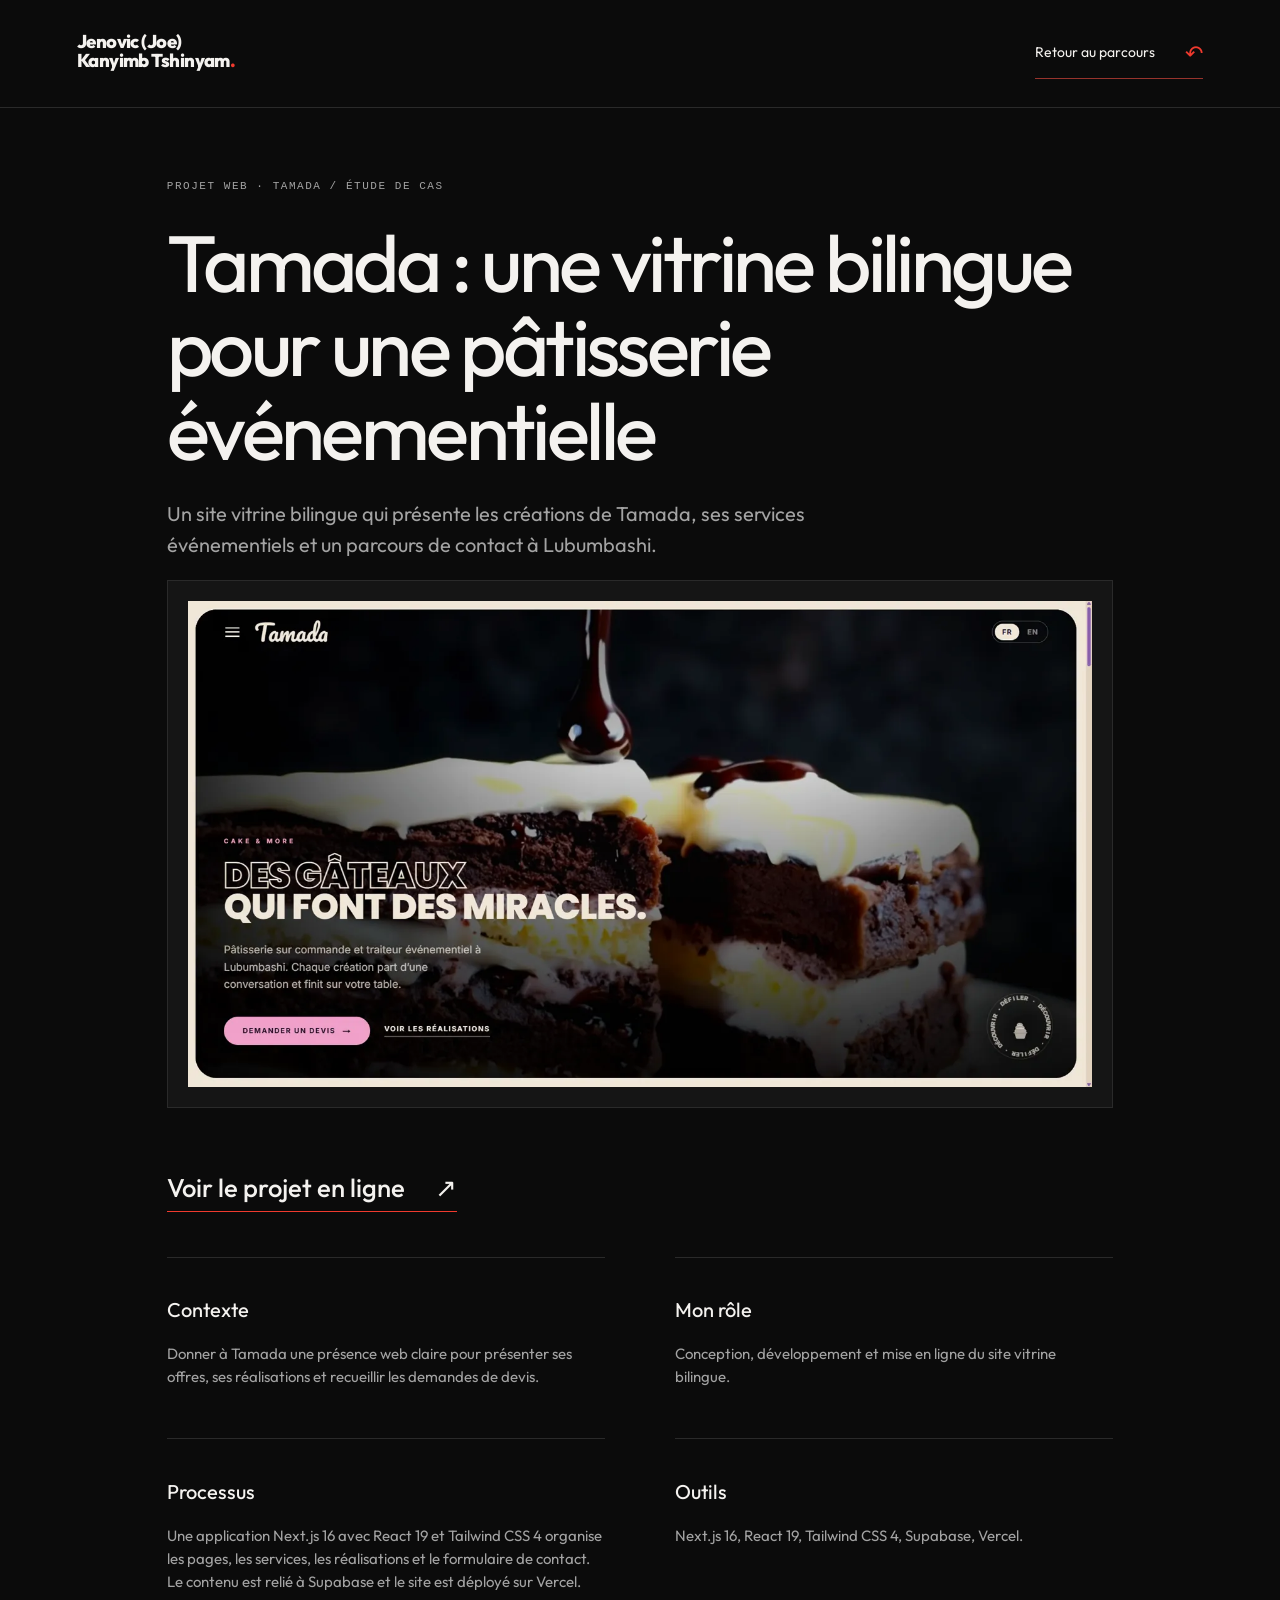
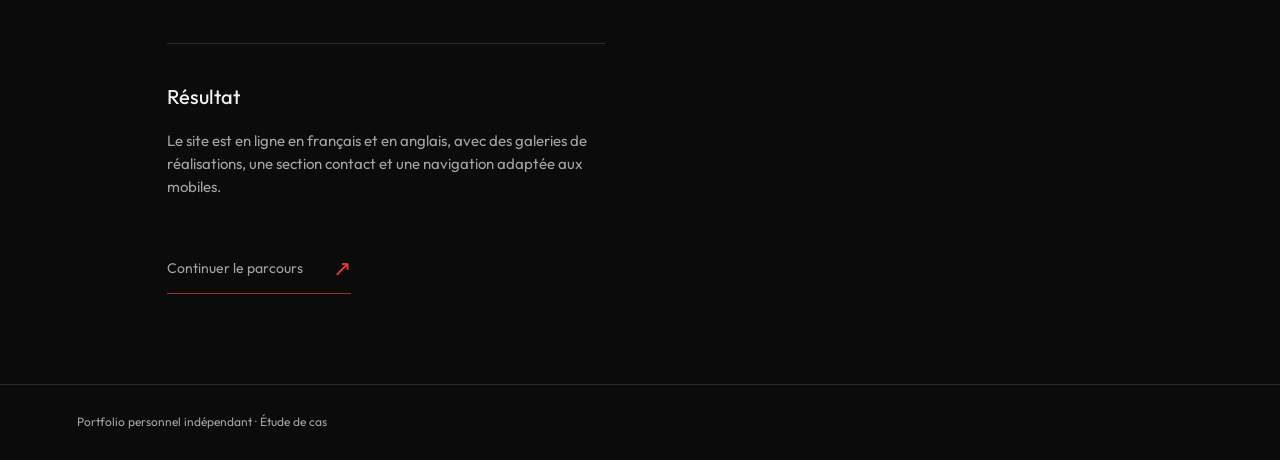
<file: projets/tamada/index.html>
<!DOCTYPE html><html lang="fr"><head><meta charset="UTF-8"><meta name="viewport" content="width=device-width, initial-scale=1"><meta name="description" content="Un site vitrine bilingue qui présente les créations de Tamada, ses services événementiels et un parcours de contact à Lubumbashi."><meta name="theme-color" content="#0B0B0B"><!-- V1 publiée le 26/09/2026 avec l'accord de Joe : le site est indexable. Aperçu de lien (WhatsApp, LinkedIn…). --><meta property="og:type" content="website"><meta property="og:locale" content="fr_FR"><meta property="og:site_name" content="Jenovic (Joe) Kanyimb Tshinyam — Portfolio"><meta property="og:title" content="Tamada : une vitrine bilingue pour une pâtisserie événementielle — Portfolio personnel"><meta property="og:description" content="Un site vitrine bilingue qui présente les créations de Tamada, ses services événementiels et un parcours de contact à Lubumbashi."><meta name="twitter:card" content="summary"><link rel="icon" href="/favicon.svg" type="image/svg+xml"><title>Tamada : une vitrine bilingue pour une pâtisserie événementielle — Portfolio personnel</title><link rel="stylesheet" href="/_astro/portfolio.3o2cKi6M.css"></head><body><a class="skip-link" href="#main">Aller au contenu</a><header class="case-header"><a class="wordmark wordmark-full" href="/">Jenovic (Joe) Kanyimb <span class="wordmark-tail">Tshinyam<span class="copper">.</span></span></a><a class="text-link" href="/#web-tamada">Retour au parcours <span aria-hidden="true">↶</span></a></header><main id="main" class="case-main" tabindex="-1"><p class="eyebrow">PROJET WEB · TAMADA / ÉTUDE DE CAS</p><h1>Tamada : une vitrine bilingue pour une pâtisserie événementielle</h1><p class="case-lead">Un site vitrine bilingue qui présente les créations de Tamada, ses services événementiels et un parcours de contact à Lubumbashi.</p><div class="media-frame"><img src="/media/tamada-hero.webp" alt="Page d’accueil de Tamada avec une pâtisserie en arrière-plan et le titre « Des gâteaux qui font des miracles »." width="1600" height="1000" loading="lazy" decoding="async"><p class="media-fallback" hidden>Image indisponible. Le contenu du projet reste accessible ci-dessous.</p></div><nav class="case-links" aria-label="Liens du projet"><a class="contact-link" href="https://tamada-nu.vercel.app/fr" target="_blank" rel="noopener noreferrer">Voir le projet en ligne <span aria-hidden="true">↗</span></a></nav><div class="case-fields"><section><h2>Contexte</h2><p>Donner à Tamada une présence web claire pour présenter ses offres, ses réalisations et recueillir les demandes de devis.</p></section><section><h2>Mon rôle</h2><p>Conception, développement et mise en ligne du site vitrine bilingue.</p></section><section><h2>Processus</h2><p>Une application Next.js 16 avec React 19 et Tailwind CSS 4 organise les pages, les services, les réalisations et le formulaire de contact. Le contenu est relié à Supabase et le site est déployé sur Vercel.</p></section><section><h2>Outils</h2><p>Next.js 16, React 19, Tailwind CSS 4, Supabase, Vercel.</p></section><section><h2>Résultat</h2><p>Le site est en ligne en français et en anglais, avec des galeries de réalisations, une section contact et une navigation adaptée aux mobiles.</p></section></div><a class="text-link return-link" href="/#web-tamada">Continuer le parcours <span aria-hidden="true">↗</span></a></main><footer class="case-footer">Portfolio personnel indépendant · Étude de cas</footer><script type="module">document.querySelectorAll(`.media-frame img, .media-frame video`).forEach(e=>{let t=()=>{e.hidden=!0;let t=e.parentElement?.querySelector(`.media-fallback`);t&&(t.hidden=!1)};e.addEventListener(`error`,t),e.querySelector(`source`)?.addEventListener(`error`,t),e instanceof HTMLImageElement&&e.complete&&!e.naturalWidth&&t()});</script></body></html>
</file>
<file: _astro/portfolio.3o2cKi6M.css>
@font-face{font-family:Outfit;src:url(/fonts/outfit-latin.woff2)format("woff2");font-weight:100 900;font-style:normal;font-display:swap}:root{color-scheme:dark;--bg:#121212;--ink:#ededed;--muted:#b1b1b1;--copper:#f03a2e;--line:#373737;--font:Outfit,"Arial",sans-serif}*{box-sizing:border-box}html{scroll-behavior:auto;scroll-padding-top:100px}body{background:var(--bg);color:var(--ink);font-family:var(--font);margin:0;font-size:16px;line-height:1.55}a{color:inherit;text-decoration:none}button,summary{font:inherit;color:inherit}button{cursor:pointer;border:1px solid var(--line);background:0 0}a,button,summary{-webkit-tap-highlight-color:transparent}a:focus-visible,button:focus-visible,summary:focus-visible,[tabindex]:focus-visible{outline:2px solid var(--copper);outline-offset:6px}button:disabled{cursor:default;opacity:.5}[hidden]{display:none!important}::selection{background:var(--copper);color:var(--bg)}.copper,em{color:var(--copper)}em{font-style:normal}.muted{color:var(--muted)}.mono,.eyebrow,.art-caption,.scene-coordinate,.draft-label,.visual-caption .mono,.header-label,.scroll-hint{letter-spacing:.14em;font-family:ui-monospace,Courier New,monospace;font-size:11px;line-height:1.6}.eyebrow{color:var(--muted);margin:0 0 24px}.tiny-cross{vertical-align:middle;color:var(--copper);margin-right:12px;font-size:20px}.sr-only{clip:rect(0,0,0,0);white-space:nowrap;border:0;width:1px;height:1px;margin:-1px;padding:0;position:absolute;overflow:hidden}.skip-link{z-index:100;background:var(--ink);color:var(--bg);padding:12px 20px;position:fixed;top:-100px;left:20px}.skip-link:focus{top:16px}.site-header{z-index:30;background:linear-gradient(var(--bg),#121212e6 65%,transparent);align-items:center;gap:24px;min-height:100px;padding:20px 4.5vw;display:flex;position:fixed;inset:0 0 auto}.wordmark{letter-spacing:-2px;align-items:center;min-height:44px;font-size:32px;font-weight:800;line-height:1;display:flex}.header-label{color:var(--muted);margin-left:24px;margin-right:auto;font-size:10px}.slash{color:var(--copper);padding:0 10px}#mode-toggle{border-radius:24px;min-height:44px;padding:10px 14px;font-size:12px}.header-contact{border-bottom:1px solid var(--line);min-height:44px;padding:12px 0;font-size:13px}.header-contact span{color:var(--copper);margin-left:14px}.ambient{pointer-events:none;z-index:-1;background:radial-gradient(at 75% 40%,#f03a2e10,#0000 55%);position:fixed;inset:0}#path-canvas{pointer-events:none;opacity:.8;width:100%;height:100%;display:none;position:fixed;inset:0}.stop{border-bottom:1px solid var(--line);align-items:center;gap:4vw;min-height:100svh;padding:140px 10vw;display:flex;position:relative;overflow-x:clip}.scene-copy{z-index:2;flex:1;max-width:700px;position:relative}.wide-copy{z-index:2;width:100%;max-width:1100px;position:relative}.intro h1{letter-spacing:-.075em;margin:28px 0 22px;font-size:clamp(120px,18vw,270px);font-weight:650;line-height:.78}.hero-line{letter-spacing:-.045em;margin:0 0 28px;font-size:clamp(36px,4.6vw,70px);font-weight:400;line-height:1.03}.intro-caption{color:var(--muted);margin-bottom:30px;font-size:13px}.intro-caption span{color:var(--copper);padding:0 8px}.text-link{border-bottom:1px solid #6e6e6e;align-items:center;gap:30px;min-height:44px;padding:8px 0;font-size:14px;display:inline-flex}.text-link span[aria-hidden]{color:var(--copper);font-size:22px;transition:transform .2s}.text-link:hover span[aria-hidden]{transform:translate(3px,-3px)}.hero-art{flex-shrink:0;width:48%;margin-right:-4vw;position:relative}.sculpture{width:100%;display:block}.art-caption{color:var(--muted);font-size:9px;position:absolute;bottom:0;right:10%}.scene-coordinate{color:var(--muted);writing-mode:vertical-rl;font-size:9px;position:absolute;top:30%;right:4.5vw}.stop h2{letter-spacing:-.047em;margin:0 0 35px;font-size:clamp(38px,5.5vw,82px);font-weight:450;line-height:1.08}.body-copy{color:var(--muted);max-width:400px;font-size:17px;line-height:1.7}.universe-grid{grid-template-columns:1fr 1fr;gap:50px;max-width:850px;margin-top:45px;display:grid}.universe{border-top:1px solid var(--line);padding:24px 40px 12px 0;display:block;position:relative}.universe .mono{color:var(--copper)}.universe h3{letter-spacing:-.03em;margin:20px 0 12px;font-size:28px;font-weight:450}.universe p{color:var(--muted);font-size:15px}.universe-arrow{color:var(--copper);font-size:28px;position:absolute;top:24px;right:0}.universe:hover{border-color:var(--copper)}.ghost-number{color:#0000;-webkit-text-stroke:1px #434343;opacity:.3;pointer-events:none;font-size:clamp(180px,35vw,500px);font-weight:700;line-height:1;position:absolute;bottom:14%;right:3vw}.project-stop h2{font-size:clamp(36px,4.3vw,66px)}.project-visual{aspect-ratio:1;background:linear-gradient(130deg,#1d1d1dee,#171717e0);border:1px solid #515151;border-radius:2px;flex-direction:column;width:43%;display:flex;position:relative;overflow:hidden}.visual-top{color:var(--muted);justify-content:space-between;padding:22px;display:flex}.project-visual .sculpture{width:100%;height:78%;position:absolute;top:5%}.visual-caption{z-index:1;background:linear-gradient(#0000,#171717);margin-top:auto;padding:22px}.visual-caption p{letter-spacing:-.04em;margin:0 0 8px;font-size:23px}.visual-caption .mono{color:var(--muted);font-size:8px}.draft-label{color:var(--copper);margin:28px 0 12px;font-size:9px;display:block}.about-grid{grid-template-columns:1fr 1fr;gap:80px;max-width:950px;display:grid}.about-lead{letter-spacing:-.025em;margin:0;font-size:24px;line-height:1.5}.about-notes{color:var(--muted);font-size:14px}.about-notes .mono{color:var(--copper);margin-top:0}.contact-stop h2{font-size:clamp(40px,6.8vw,98px)}.contact-pending{flex-wrap:wrap;align-items:center;gap:12px;margin-top:32px;font-size:24px;display:flex}.contact-pending small{width:100%;color:var(--muted);padding-left:22px;font-size:12px;display:block}.status-dot{background:var(--copper);border-radius:100%;width:8px;height:8px}.return-link{color:var(--muted);margin-top:30px}.contact-link{border-bottom:1px solid var(--copper);gap:30px;min-height:44px;margin-top:30px;font-size:30px;display:inline-flex}.journey-controls{z-index:35;background:linear-gradient(transparent,#121212ed 40%,var(--bg));justify-content:space-between;align-items:end;gap:30px;min-height:95px;padding:20px 4.5vw;display:flex;position:fixed;inset:auto 0 0}.journey-controls details{width:240px;max-width:50vw;position:relative}.journey-controls summary{cursor:pointer;grid-template-columns:1fr 25px;gap:5px;min-height:52px;list-style:none;display:grid}.journey-controls summary::-webkit-details-marker{display:none}.journey-controls summary .mono{color:var(--muted);grid-column:1;font-size:9px}.journey-controls #current-name{font-size:14px}.menu-plus{color:var(--copper);grid-area:1/2/3;align-self:center;font-size:25px}.journey-controls details[open] .menu-plus{transform:rotate(45deg)}.journey-controls nav{background:#1b1b1b;border:1px solid #636363;width:300px;max-width:88vw;padding:12px 22px;position:absolute;bottom:80px;left:0;box-shadow:0 25px 80px #0008}.journey-controls nav a{border-bottom:1px solid var(--line);grid-template-columns:30px 1fr 20px;gap:12px;min-height:48px;padding:13px 0;font-size:14px;display:grid}.journey-controls nav a:last-child{border:0}.journey-controls nav a .mono,.journey-controls nav a:hover,.journey-controls nav a[aria-current=step]{color:var(--copper)}.scroll-hint{color:var(--muted);flex-direction:column;align-items:center;gap:10px;font-size:8px;display:flex;position:absolute;bottom:20px;left:50%;transform:translate(-50%)}.hint-line{background:var(--copper);width:1px;height:20px}.progress-control{align-items:center;gap:16px;padding-bottom:5px;display:flex}.progress-control .mono{color:var(--muted);font-size:10px}.progress-track{background:var(--line);width:90px;height:1px}#progress-fill{background:var(--copper);transform-origin:0;width:100%;height:100%;display:block;transform:scaleX(0)}#next-stop{width:44px;height:44px;color:var(--copper);border-radius:100%;font-size:20px}.nojs-note{color:var(--muted);padding:40px 10vw 140px}html.immersive #main{height:calc(var(--journey-stops,6) * 120svh)}html.immersive #journey{perspective:1100px;perspective-origin:50% 48%;position:fixed;inset:0;overflow:clip}html.immersive .stop{transform-origin:50%;will-change:transform,opacity;border:0;height:100svh;min-height:0;padding-top:110px;padding-bottom:125px;position:absolute;inset:0}html.immersive #path-canvas{display:block}html.simple .scroll-hint{display:none}html.simple .stop{scroll-margin-top:0}html.immersive .stop[inert]{pointer-events:none}.case-header{border-bottom:1px solid var(--line);justify-content:space-between;align-items:center;padding:28px 6vw;display:flex}.case-main{max-width:1100px;margin:auto;padding:70px 6vw 90px}.case-main h1{letter-spacing:-.045em;margin:25px 0;font-size:clamp(42px,7vw,80px);font-weight:450;line-height:1.05}.case-lead{color:var(--muted);max-width:650px;font-size:20px}.draft-banner{border-left:2px solid var(--copper);color:var(--muted);background:#f03a2e0a;margin:35px 0;padding:18px 22px;font-size:14px}.case-fields{grid-template-columns:1fr 1fr;gap:35px 70px;margin-top:45px;display:grid}.case-fields section{border-top:1px solid var(--line);padding-top:20px}.case-fields h2{font-size:20px;font-weight:450}.case-fields p{color:var(--muted);font-size:15px}.case-footer{border-top:1px solid var(--line);color:var(--muted);padding:28px 6vw;font-size:12px}.media-frame{border:1px solid var(--line);background:#1b1b1b;min-height:180px;padding:20px}.media-frame img,.media-frame video{width:100%;height:auto;display:block}.media-frame img{width:auto;max-width:100%;max-height:78vh;margin-inline:auto}.media-fallback{color:var(--muted)}@media (width>=1600px){.stop{padding-left:14vw;padding-right:14vw}.hero-art{max-width:640px}.intro h1{font-size:260px}}@media (width<=1000px){.header-label{display:none}.wordmark{margin-right:auto}.stop{padding-left:7vw;padding-right:7vw}.hero-art{margin-right:-3vw}.about-grid{gap:35px}.project-stop{gap:5vw}.project-stop h2{font-size:40px}}@media (width<=640px){.site-header{gap:14px;min-height:78px;padding:16px 6vw}.wordmark{font-size:26px}.header-contact{display:none}#mode-toggle{padding:8px 12px;font-size:11px}.stop{gap:18px;min-height:100svh;padding:110px 7vw 130px}.intro{flex-direction:column;justify-content:center;align-items:start}.intro .scene-copy{z-index:2;flex:none;width:100%;max-width:100%}.intro h1{margin:22px 0 20px;font-size:clamp(110px,32vw,155px)}.hero-line{font-size:40px}.eyebrow{margin-bottom:18px;font-size:9px}.intro-caption{max-width:260px;margin-bottom:16px;font-size:11px}.intro-caption span{padding:0 3px}.hero-art{opacity:.38;z-index:0;width:68%;margin:0;position:absolute;top:16%;right:-8%}.art-caption,.scene-coordinate{display:none}.stop h2{margin-bottom:25px;font-size:clamp(32px,8vw,46px)}.universe-grid{gap:20px;margin-top:28px}.universe{padding:18px 8px 10px 0}.universe h3{margin-top:18px;font-size:20px}.universe p{font-size:13px}.universe .mono{font-size:8px}.universe-arrow{font-size:20px;top:10px}.project-stop{flex-direction:column;justify-content:center;align-items:stretch;gap:22px}.project-stop .scene-copy{flex:none;max-width:none}.project-stop h2{margin-bottom:12px;font-size:34px}.body-copy{margin-bottom:12px;font-size:14px;line-height:1.55}.draft-label{margin:14px 0 6px;font-size:8px}.text-link{gap:18px;min-height:44px;font-size:12px}.project-visual{aspect-ratio:auto;flex-shrink:0;width:100%;height:185px}.project-visual .sculpture{width:230px;height:230px;top:-44px;left:50%;transform:translate(-50%)}.visual-top{padding:12px;font-size:10px}.visual-top .mono{font-size:8px}.visual-caption{padding:12px}.visual-caption p{font-size:18px}.visual-caption .mono{font-size:7px}.about-grid{grid-template-columns:1fr;gap:24px}.about-lead{font-size:20px}.about-notes{font-size:12px}.about-notes .mono{font-size:9px}.contact-pending{font-size:21px}.contact-stop h2{font-size:41px}.journey-controls{gap:16px;min-height:90px;padding:16px 6vw}.journey-controls details{width:160px}.journey-controls #current-name{font-size:12px}.progress-control{gap:10px}.progress-track{width:34px}.scroll-hint{display:none}.progress-control .mono{font-size:9px}.journey-controls nav{bottom:70px}.ghost-number{opacity:.2;bottom:17%}.case-header{gap:20px}.case-header .text-link{font-size:11px}.case-main{padding-top:45px}.case-fields{grid-template-columns:1fr;gap:24px}.case-lead{font-size:17px}html.immersive .stop{padding-top:95px;padding-bottom:110px}}@media (height<=720px) and (width>=641px){html.immersive .stop{padding-top:95px;padding-bottom:95px}.intro h1{font-size:145px}.hero-line{font-size:42px}.hero-art{max-width:390px}.stop h2{font-size:48px}.universe-grid{margin-top:20px}.project-visual{max-height:350px}.about-lead{font-size:20px}.eyebrow{margin-bottom:14px}}@media (prefers-reduced-motion:reduce){*,:before,:after{scroll-behavior:auto!important;transition:none!important;animation:none!important}.stop{will-change:auto!important}}.wordmark-full{letter-spacing:-.035em;text-wrap:balance;max-width:260px;font-size:clamp(15px,1.45vw,22px);line-height:1.05;display:block}.wordmark-tail{white-space:nowrap}.gateway-copy{max-width:920px}.gateway-copy .body-copy{max-width:540px}.gateway-route{border-bottom:1px solid var(--line);gap:0;max-width:700px;margin:36px 0 26px;padding:0;list-style:none;display:grid}.gateway-route li{border-top:1px solid var(--line);grid-template-columns:48px 1fr;align-items:center;min-height:58px;display:grid}.gateway-route .mono{color:var(--copper);font-size:9px}.gateway-route a{align-items:center;min-height:58px;font-size:17px;line-height:1.25;transition:color .2s,padding-left .2s;display:flex}.gateway-route a:after{content:"↗";color:var(--copper);margin-left:auto}.gateway-route a:hover{color:var(--copper);padding-left:6px}.hero-portrait{width:min(35vw,420px);margin-right:0}.hero-portrait-card{background:#1a1a1a;border:1px solid #4d4d4d;margin:0;padding:12px;position:relative;box-shadow:0 35px 90px #0006}.hero-portrait-card:before{content:"";z-index:-1;border:1px solid #f03a2e40;position:absolute;inset:24px -18px -18px 24px}.hero-portrait-card img{aspect-ratio:1;object-fit:cover;object-position:center 24%;filter:saturate(.88)contrast(1.03);width:100%;display:block}.hero-portrait-card figcaption{color:var(--muted);justify-content:space-between;align-items:end;gap:18px;padding:14px 3px 2px;display:flex}.hero-portrait-card figcaption .mono{font-size:8px}.hero-portrait-card figcaption strong{max-width:170px;color:var(--ink);text-align:right;font-size:13px;font-weight:500;line-height:1.25}.project-stop{justify-content:space-between}.project-stop .scene-copy{max-width:52%}.project-copy h2{text-wrap:balance;margin-bottom:20px;font-size:clamp(32px,3.6vw,54px)}.project-facts{grid-template-columns:1fr 1fr;gap:16px 28px;margin:24px 0 16px;display:grid}.project-facts div{border-top:1px solid var(--line);padding-top:10px}.project-facts div:first-child{grid-column:1/-1}.project-facts dt{color:var(--copper);letter-spacing:.14em;text-transform:uppercase;font-family:ui-monospace,Courier New,monospace;font-size:8px}.project-facts dd{color:var(--muted);margin:6px 0 0;font-size:12px;line-height:1.45}.project-cta{margin-top:4px}.project-visual{aspect-ratio:16/10;isolation:isolate;width:43%;min-height:360px;transition:border-color .2s,transform .2s}.project-visual-link:hover{border-color:var(--copper);transform:translateY(-3px)}.project-visual-link:focus-visible{outline-offset:8px}.visual-top{z-index:4;background:#161616e6;position:relative}.project-carousel{background:#0a0a0a;flex:1;min-height:0;position:relative;overflow:hidden}.project-slide{object-fit:cover;opacity:0;width:100%;height:100%;animation:12s linear infinite tamada-carousel;display:block;position:absolute;inset:0;transform:scale(1.025)}.project-slide[data-slide="1"]{animation-delay:0s}.project-slide[data-slide="2"]{animation-delay:4s}.project-slide[data-slide="3"]{animation-delay:8s}.project-slide:first-child{opacity:1}.project-carousel:after{content:"";z-index:2;pointer-events:none;background:linear-gradient(#0000 55%,#121212b8);position:absolute;inset:0}.visual-caption{z-index:4;background:#161616;padding:15px 20px;position:relative}.visual-caption p{margin-bottom:4px;font-size:17px;line-height:1.25}.project-visual-video{background:#090909}.video-stage{background:#050505;flex:1;min-height:0;display:flex;position:relative;overflow:hidden}.video-poster{background:radial-gradient(circle at 50% 45%,#262626,#050505 70%);width:100%;height:100%;min-height:0;display:block;position:relative;overflow:hidden}.video-poster img{object-fit:cover;filter:saturate(.84)brightness(.72);width:100%;height:100%;transition:filter .2s,transform .3s;display:block}.video-poster:after{content:"";pointer-events:none;background:linear-gradient(#0000 40%,#090909b8);position:absolute;inset:0}.video-play{z-index:2;width:70px;height:70px;color:var(--ink);background:#121212b8;border:1px solid #ededed99;border-radius:50%;place-items:center;font-size:20px;transition:background .2s,transform .2s;display:grid;position:absolute;top:50%;left:50%;transform:translate(-50%,-50%)}.video-poster:hover img{filter:saturate()brightness(.88);transform:scale(1.02)}.video-poster:hover .video-play{background:var(--copper);color:var(--bg);transform:translate(-50%,-50%)scale(1.06)}.video-player{background:#000;border:0;width:100%;height:100%;display:block}.video-player:focus-visible{outline:2px solid var(--copper);outline-offset:-4px}.project-visual-video .visual-caption{background:#0d0d0d}.project-visual-link .project-carousel{z-index:0;position:absolute;inset:0}.project-visual-link .visual-top{background:linear-gradient(#0d0d0df2 0%,#0d0d0db8 55%,#0000 100%);padding-bottom:54px}.project-visual-link .visual-caption{background:linear-gradient(#0000 0%,#0d0d0dd8 38%,#0d0d0df5 100%);margin-top:auto;padding-top:70px}.about-grid{grid-template-columns:minmax(0,1.2fr) minmax(250px,.8fr);align-items:center;gap:64px;max-width:1000px}.about-copy{min-width:0}.about-notes{border-top:1px solid var(--line);margin-top:34px;padding-top:22px}.profile-card{background:#1a1a1a;border:1px solid #4d4d4d;justify-self:end;width:min(100%,340px);margin:0;padding:12px;box-shadow:0 30px 70px #0005}.profile-portrait{aspect-ratio:1;object-fit:cover;object-position:center 24%;filter:saturate(.88)contrast(1.03);border-radius:2px;width:100%;height:auto;display:block}.profile-card figcaption{padding:14px 3px 3px}.profile-card figcaption strong,.profile-card figcaption span{display:block}.profile-card figcaption strong{font-size:16px;font-weight:500}.profile-card figcaption span{color:var(--muted);letter-spacing:.12em;text-transform:uppercase;margin-top:3px;font-family:ui-monospace,Courier New,monospace;font-size:8px}.contact-layout{grid-template-columns:minmax(0,1.25fr) minmax(320px,.75fr);align-items:center;gap:7vw;max-width:none;display:grid}.contact-copy{z-index:2;min-width:0;position:relative}.contact-portrait{background:#1a1a1a;border:1px solid #4d4d4d;justify-self:end;width:min(100%,460px);margin:0;padding:12px;position:relative;box-shadow:0 35px 90px #0006}.contact-portrait:before{content:"";z-index:-1;border:1px solid #f03a2e38;position:absolute;inset:28px -20px -20px 28px}.contact-portrait-frame{position:relative;overflow:hidden}.contact-portrait-frame:after{content:"";pointer-events:none;background:linear-gradient(#0000 60%,#12121299);position:absolute;inset:0}.contact-portrait img{aspect-ratio:1;object-fit:cover;object-position:center 24%;filter:saturate(.82)contrast(1.04);width:100%;display:block}.contact-portrait figcaption{color:var(--muted);justify-content:space-between;align-items:end;gap:18px;padding:14px 3px 2px;display:flex}.contact-portrait figcaption .mono{font-size:8px}.contact-portrait figcaption strong{max-width:190px;color:var(--ink);text-align:right;font-size:14px;font-weight:500;line-height:1.2}.case-links{flex-wrap:wrap;align-items:center;gap:24px;margin-top:30px;display:flex}@keyframes tamada-carousel{0%,29%{opacity:1;transform:scale(1)}34%,to{opacity:0;transform:scale(1.025)}}@media (width<=1000px){.wordmark-full{max-width:210px}.project-visual{min-height:310px}.project-stop .scene-copy{max-width:50%}.about-grid{gap:38px}.contact-layout{grid-template-columns:minmax(0,1.1fr) minmax(280px,.9fr);gap:5vw}.contact-portrait{max-width:360px}}@media (width<=640px){.wordmark-full{letter-spacing:-.025em;max-width:150px;font-size:13px}.intro .scene-copy{padding-right:15%}.hero-portrait{opacity:.5;width:54%;margin:0;position:absolute;top:20%;right:-8%}.hero-portrait-card{box-shadow:none;padding:7px}.hero-portrait-card:before{inset:14px -10px -10px 14px}.hero-portrait-card figcaption{display:none}.gateway-copy h2{font-size:40px}.gateway-copy .body-copy{font-size:14px}.gateway-route{margin:20px 0 14px}.gateway-route li{grid-template-columns:35px 1fr;min-height:48px}.gateway-route a{min-height:48px;font-size:13px}.project-stop{gap:13px}.project-stop .scene-copy{max-width:none}.project-copy h2{margin-bottom:9px;font-size:27px;line-height:1.05}.project-facts{grid-template-columns:1fr 1fr;gap:8px 14px;margin:10px 0 7px}.project-facts div{padding-top:6px}.project-facts div:first-child{grid-column:1/-1}.project-facts div:nth-child(2){display:none}.project-facts dt{font-size:7px}.project-facts dd{margin-top:3px;font-size:10px;line-height:1.3}.project-cta{min-height:36px;padding:3px 0}.project-visual{aspect-ratio:auto;width:100%;height:190px;min-height:0}.visual-top,.visual-caption{padding:8px 11px}.visual-caption p{font-size:14px}.visual-caption .mono{font-size:6px}.project-visual-link .visual-top{padding-bottom:30px}.project-visual-link .visual-caption{padding-top:36px}.about-grid{grid-template-columns:1fr;gap:18px}.about-notes{margin-top:20px;padding-top:14px}.profile-card{grid-template-columns:104px 1fr;justify-self:stretch;align-items:center;width:100%;max-width:none;padding:8px;display:grid}.profile-card figcaption{padding:8px 14px}.profile-card figcaption strong{font-size:14px}.case-links{flex-direction:column;align-items:flex-start;gap:12px}.about-stop .eyebrow{margin-bottom:8px}.about-stop h2{margin-bottom:13px;font-size:31px;line-height:1.02}.about-stop .about-grid{gap:10px}.about-stop .about-lead{font-size:15px;line-height:1.38}.about-stop .about-notes{margin-top:10px;padding-top:8px;font-size:10px;line-height:1.35}.about-stop .about-notes p{margin:5px 0}.about-stop .profile-card{grid-template-columns:78px 1fr;padding:6px}.about-stop .profile-card figcaption{padding:6px 10px}.about-stop .profile-card figcaption strong{font-size:12px}.about-stop .profile-card figcaption span{font-size:7px}.contact-layout{display:block}.contact-copy{width:100%}.contact-portrait{z-index:0;opacity:.2;width:58%;box-shadow:none;pointer-events:none;padding:6px;position:absolute;bottom:15%;right:-10%}.contact-portrait:before,.contact-portrait figcaption{display:none}.contact-stop .eyebrow{margin-bottom:9px}.contact-stop h2{margin-bottom:12px;font-size:35px;line-height:1.02}.contact-stop .body-copy{margin:0 0 6px}.contact-stop .contact-link{min-height:38px;margin-top:8px;font-size:20px}.contact-stop nav{flex-wrap:wrap;gap:0 16px;margin-top:8px;display:flex}.contact-stop nav .text-link{gap:5px;min-height:34px;font-size:10px}.contact-stop .return-link{min-height:36px;margin-top:6px}}@media (prefers-reduced-motion:reduce){.project-slide{opacity:0;animation:none;transform:none}.project-slide:first-child{opacity:1}.project-visual{transform:none!important}}.project-stop{grid-template-columns:minmax(0,52fr) minmax(0,43fr);grid-template-areas:"copy visual""details visual";align-content:center;gap:0 5vw;display:grid}.project-stop .scene-copy{grid-area:copy;align-self:end;max-width:none}.project-details{z-index:2;grid-area:details;align-self:start;position:relative}.project-stop .project-visual{grid-area:visual;align-self:center;width:100%}.project-stop-video{grid-template-columns:minmax(0,40fr) minmax(0,56fr);column-gap:4vw}.project-stop-video.video-short{grid-template-columns:minmax(0,1fr) minmax(0,1fr)}.project-stop .project-visual-video{aspect-ratio:auto;height:auto;min-height:auto;max-height:none;overflow:visible}.project-visual-video .visual-top{padding:12px 16px}.project-visual-video .video-stage{flex:none;width:100%}.project-stop .project-visual-video.is-wide{justify-self:end;width:min(100%,177.778svh - 515.556px)}.project-visual-video.is-wide .video-stage{aspect-ratio:16/9}.project-stop .project-visual-video.is-short{justify-self:center;width:auto}.project-visual-video.is-short .video-stage{aspect-ratio:9/16;width:auto;height:min(620px,100svh - 290px)}.video-poster img{filter:saturate(.9)brightness(.8)}.video-hint{z-index:2;color:var(--ink);text-align:center;padding:14px 16px;font-size:9px;position:absolute;bottom:0;left:0;right:0}@media (width>=641px) and (height<=820px){.project-copy h2{margin-bottom:14px;font-size:clamp(28px,2.9vw,42px)}.project-stop .body-copy{margin-bottom:0;font-size:15px;line-height:1.6}.project-facts{margin:16px 0 10px}}@media (width<=640px){.project-stop{grid-template-columns:minmax(0,1fr);grid-template-areas:"copy""visual""details";gap:12px 0}.project-stop .scene-copy{align-self:auto}.project-stop .project-visual{height:190px}.project-stop .project-visual-video{height:auto}.project-stop .project-visual-video.is-wide{width:100%}.project-stop-video.video-short{grid-template-columns:minmax(0,52fr) minmax(0,48fr);grid-template-areas:"copy copy""visual details";column-gap:14px}.project-stop .project-visual-video.is-short{width:100%}.project-visual-video.is-short .video-stage{width:100%;height:auto}.video-short .project-details{align-self:center}.video-short .project-facts{grid-template-columns:1fr}.video-short .visual-top .mono:last-child{display:none}.project-visual-video .visual-top{padding:7px 10px}.video-play{width:52px;height:52px}.video-hint{padding:9px 6px;font-size:7px}}@media (width<=640px) and (height<=760px){.project-stop .body-copy{-webkit-line-clamp:2;-webkit-box-orient:vertical;display:-webkit-box;overflow:hidden}.project-stop-video.video-short{grid-template-columns:minmax(0,44fr) minmax(0,56fr)}}@media (width<=640px) and (height<=700px){.project-stop:not(.video-short) .project-facts{display:none}}.about-grid{grid-template-columns:minmax(0,1fr);max-width:760px}@media (width>=641px){.contact-copy nav{flex-wrap:wrap;gap:4px 30px;margin-top:14px;display:flex}.contact-copy nav .text-link{gap:10px}}.contact-copy nav .text-link span[aria-hidden]{font-size:16px}@media (width>=641px) and (height>=721px) and (height<=820px){.intro h1{font-size:clamp(120px,min(18vw,24svh),270px)}.hero-line{font-size:clamp(34px,min(4.6vw,6.2svh),70px)}.gateway-stop h2,.about-stop h2{font-size:clamp(38px,min(5.5vw,8svh),82px)}.contact-stop h2{font-size:clamp(40px,min(6.8vw,8svh),98px)}.contact-link{font-size:26px}.gateway-route{margin:28px 0 20px}.gateway-route li,.gateway-route a{min-height:50px}}@media (width>=641px) and (width<=1000px) and (height>=900px){.project-stop-video.video-wide{grid-template-columns:minmax(0,1fr) minmax(0,1fr);grid-template-areas:"copy details""visual visual";gap:26px 5vw}.project-stop-video.video-wide .scene-copy{align-self:start}.project-stop-video.video-wide .project-details{align-self:end}.project-stop .project-visual-video.is-wide{justify-self:center;width:min(100%,177.778svh - 995.556px)}}.reseaux ul{flex-wrap:wrap;gap:10px;margin:0;padding:0;list-style:none;display:flex}.reseaux a{border:1px solid var(--line);width:42px;height:42px;color:var(--muted);border-radius:50%;place-items:center;transition:color .2s,border-color .2s;display:grid}.reseaux a:hover,.reseaux a:focus-visible{color:var(--ink);border-color:var(--copper)}.reseaux svg{width:18px;height:18px}.intro-meta{flex-wrap:wrap;align-items:center;gap:10px 26px;margin-bottom:20px;display:flex}.intro-meta .intro-caption{margin:0}.reseaux-intro ul{gap:8px}.reseaux-intro a{width:38px;height:38px}.reseaux-intro svg{width:16px;height:16px}.contact-copy .reseaux-contact{margin-top:18px}@media (width<=640px){.reseaux ul{gap:8px}.reseaux a{width:38px;height:38px}.reseaux svg{width:16px;height:16px}.intro-meta{gap:10px 16px;margin-bottom:16px}.reseaux-intro ul{gap:6px}.reseaux-intro a{width:32px;height:32px}.reseaux-intro svg{width:14px;height:14px}}@property --accent{syntax:"<color>";inherits:true;initial-value:#f03a2e}:root{--noir:#0b0b0b;--blanc:#f4f2ef;--gris-clair:#e6e4e1;--gris-spatial:#0b0b0b;--rouge:#f03a2e;--accent-depart:var(--rouge);--accent-motion:var(--rouge);--accent-web:var(--rouge);--bg:var(--noir);--surface:#151515;--surface-2:#101010;--ink:var(--blanc);--muted:#a3a3a3;--line:#2a2a2a;--line-strong:#3a3a3a;--font:Outfit,Arial,sans-serif;--mono:ui-monospace,"Courier New",monospace;--accent:var(--rouge)}:root,[data-chapter]{--accent:var(--rouge);--copper:var(--rouge)}body{font-family:var(--font);background:var(--bg)}.mono,.eyebrow,.art-caption,.scene-coordinate,.draft-label,.visual-caption .mono,.header-label,.scroll-hint,.project-facts dt,.profile-card figcaption span{font-family:var(--mono)}.wordmark{letter-spacing:-.03em;font-weight:800}.intro h1{letter-spacing:-.055em;font-weight:800}.hero-line{letter-spacing:-.035em;font-weight:500}.stop h2{letter-spacing:-.032em;font-weight:600}.project-copy h2{letter-spacing:-.03em}.about-lead{letter-spacing:-.015em;font-weight:500}.contact-link{font-weight:500}@media (width>=641px){.intro h1{font-size:clamp(110px,min(16vw,24svh),240px)}.hero-line{font-size:clamp(32px,min(4.1vw,6svh),60px)}.gateway-stop h2,.about-stop h2{font-size:clamp(36px,min(5vw,7svh),74px)}.contact-stop h2{font-size:clamp(38px,min(5vw,7.4svh),74px)}.contact-link{font-size:clamp(22px,2vw,28px)}}@media (width>=641px) and (height<=820px){.gateway-route{margin:24px 0 18px}.gateway-route li,.gateway-route a{min-height:46px}}@media (width<=640px){.project-copy h2{letter-spacing:-.025em;font-size:24px;line-height:1.08}}.site-header{background:linear-gradient(var(--bg),color-mix(in srgb,var(--bg) 88%,transparent) 65%,transparent)}.journey-controls{background:linear-gradient(transparent,color-mix(in srgb,var(--bg) 93%,transparent) 40%,var(--bg))}.journey-controls nav{background:var(--surface);border-color:var(--line-strong)}.ambient{display:none}.text-link{border-bottom-color:color-mix(in srgb,var(--accent) 55%,var(--line))}.ghost-number{-webkit-text-stroke-color:#5b5f66}.project-visual{border-color:var(--line-strong);background:linear-gradient(130deg,var(--surface),var(--surface-2))}.visual-top{background:color-mix(in srgb,var(--surface-2) 92%,transparent)}.visual-caption,.project-visual-video .visual-caption,.project-visual-video{background:var(--surface-2)}.video-stage{background:#17191c}.video-poster{background:radial-gradient(circle at 50% 45%,#34373c,#17191c 70%)}.video-poster:after{background:linear-gradient(#0000 45%,#17191cc0)}.video-play{border-color:color-mix(in srgb,var(--blanc) 60%,transparent);background:color-mix(in srgb,var(--surface-2) 72%,transparent)}.video-poster:hover .video-play,.video-poster:focus-visible .video-play{background:var(--accent);color:var(--gris-spatial);border-color:var(--accent)}.project-carousel{background:var(--surface-2)}.project-carousel:after{background:linear-gradient(180deg,transparent 55%,color-mix(in srgb,var(--surface-2) 72%,transparent))}.project-visual-link .visual-top{background:linear-gradient(180deg,color-mix(in srgb,var(--surface-2) 95%,transparent) 0%,color-mix(in srgb,var(--surface-2) 72%,transparent) 55%,transparent 100%)}.project-visual-link .visual-caption{background:linear-gradient(180deg,transparent 0%,color-mix(in srgb,var(--surface-2) 85%,transparent) 38%,color-mix(in srgb,var(--surface-2) 96%,transparent) 100%)}.project-visual-link .project-carousel:after{background:linear-gradient(180deg,color-mix(in srgb,var(--surface-2) 36%,transparent) 0%,transparent 30%,transparent 58%,color-mix(in srgb,var(--surface-2) 72%,transparent) 100%)}.project-visual-link:hover,.project-visual-video:hover{border-color:var(--accent)}.hero-portrait-card,.contact-portrait,.profile-card{border-color:var(--line-strong);background:var(--surface)}.hero-portrait-card:before,.contact-portrait:before{border-color:color-mix(in srgb,var(--accent) 38%,transparent)}.contact-portrait-frame:after{background:linear-gradient(180deg,transparent 60%,color-mix(in srgb,var(--bg) 60%,transparent))}.media-frame{background:var(--surface)}.draft-banner{background:color-mix(in srgb,var(--accent) 6%,transparent)}.chapitre-fonds{z-index:-3;pointer-events:none;background:var(--bg);position:fixed;inset:0;overflow:hidden}.chapitre-fonds .fond{display:none}.chapitre-fonds:after{content:"";opacity:.04;background-image:url("data:image/svg+xml,%3Csvg xmlns='http://www.w3.org/2000/svg' width='180' height='180'%3E%3Cfilter id='g'%3E%3CfeTurbulence type='fractalNoise' baseFrequency='.9' numOctaves='2' stitchTiles='stitch'/%3E%3CfeColorMatrix values='0 0 0 0 1 0 0 0 0 1 0 0 0 0 1 0 0 0 .55 0'/%3E%3C/filter%3E%3Crect width='180' height='180' filter='url(%23g)'/%3E%3C/svg%3E");position:absolute;inset:0}.signe{vertical-align:middle;background:var(--accent);border-radius:50%;width:6px;height:6px;margin-right:10px;display:inline-block}.signe i{display:none}.fenetre{align-items:center;gap:6px;margin-right:14px;display:inline-flex}.fenetre i{background:var(--line-strong);border-radius:50%;width:8px;height:8px}.fenetre i:first-child{background:var(--accent)}.visual-top .adresse{border:1px solid var(--line);background:color-mix(in srgb,var(--bg) 70%,transparent);color:var(--gris-clair);font-family:var(--mono);letter-spacing:.04em;text-transform:none;border-radius:20px;align-items:center;margin-right:auto;padding:3px 12px;font-size:10px;display:inline-flex}.project-visual-link .visual-top{align-items:center;gap:10px}@media (width<=640px){.intro .scene-copy{padding-right:0}.intro .hero-portrait{opacity:1;z-index:1;order:-1;width:118px;max-width:none;margin:0 0 6px;position:relative;top:auto;right:auto}.intro .hero-portrait-card{box-shadow:none;padding:5px}.intro .hero-portrait-card:before{inset:10px -8px -8px 10px}.intro .hero-portrait-card img{object-position:center 22%;height:auto}.contact-layout{flex-direction:column;display:flex}.contact-portrait{opacity:1;z-index:1;order:-1;align-self:flex-start;width:96px;max-width:none;margin:0 0 20px;padding:5px;position:relative;bottom:auto;right:auto}.contact-portrait img{height:auto}.contact-portrait-frame:after,.intro .hero-portrait-card figcaption{display:none}.intro h1{margin:14px 0 16px;font-size:clamp(92px,27vw,130px)}}@media (width<=640px) and (height<=760px){.intro .hero-portrait{width:92px}.intro h1{margin:10px 0 12px;font-size:clamp(80px,23vw,110px)}}@media (width<=640px) and (height<=700px){.intro .hero-portrait{width:64px;margin-bottom:0}.intro h1{margin:8px 0 10px;font-size:clamp(72px,21vw,96px)}.intro .hero-line{margin-bottom:14px;font-size:30px}.contact-portrait{width:72px;margin-bottom:12px}}@media (width<=640px) and (height<=600px){.intro .hero-portrait,.contact-portrait{display:none}}.immersive .stop :is(.eyebrow,h1,h2,.hero-line,.intro-caption,.body-copy,.gateway-route,.about-lead,.about-notes,.project-visual,.project-details,.hero-portrait,.contact-portrait,.contact-link,.contact-copy nav,.scene-copy>.text-link,.gateway-copy>.text-link,.return-link){opacity:0;transition:opacity .45s,transform .6s cubic-bezier(.2,.7,.2,1);transform:scale(.965)}.immersive .stop.est-arrive :is(.eyebrow,h1,h2,.hero-line,.intro-caption,.body-copy,.gateway-route,.about-lead,.about-notes,.project-visual,.project-details,.hero-portrait,.contact-portrait,.contact-link,.contact-copy nav,.scene-copy>.text-link,.gateway-copy>.text-link,.return-link){opacity:1;transform:none}.immersive .stop.est-arrive :is(h1,h2){transition-delay:.12s}.immersive .stop.est-arrive :is(.hero-line,.body-copy,.about-lead,.hero-portrait,.contact-portrait){transition-delay:.24s}.immersive .stop.est-arrive :is(.intro-caption,.gateway-route,.project-visual,.about-notes,.contact-link){transition-delay:.36s}.immersive .stop.est-arrive :is(.project-details,.contact-copy nav,.scene-copy>.text-link,.gateway-copy>.text-link,.return-link){transition-delay:.48s}@media (prefers-reduced-motion:reduce){.stop *{opacity:1!important;transition:none!important;transform:none!important}}.immersive .stop .reseaux-intro li{opacity:0;transition:opacity .35s,transform .45s cubic-bezier(.2,.7,.2,1);transform:scale(.7)}.immersive .stop.est-arrive .reseaux-intro li{opacity:1;transform:none}.immersive .stop.est-arrive .reseaux-intro li:first-child{transition-delay:.42s}.immersive .stop.est-arrive .reseaux-intro li:nth-child(2){transition-delay:.48s}.immersive .stop.est-arrive .reseaux-intro li:nth-child(3){transition-delay:.54s}.immersive .stop.est-arrive .reseaux-intro li:nth-child(4){transition-delay:.6s}.immersive .stop.est-arrive .reseaux-intro li:nth-child(5){transition-delay:.66s}.immersive .stop.est-arrive .reseaux-intro li:nth-child(6){transition-delay:.72s}.immersive .stop.est-arrive .reseaux-intro li:nth-child(7){transition-delay:.78s}
</file>
